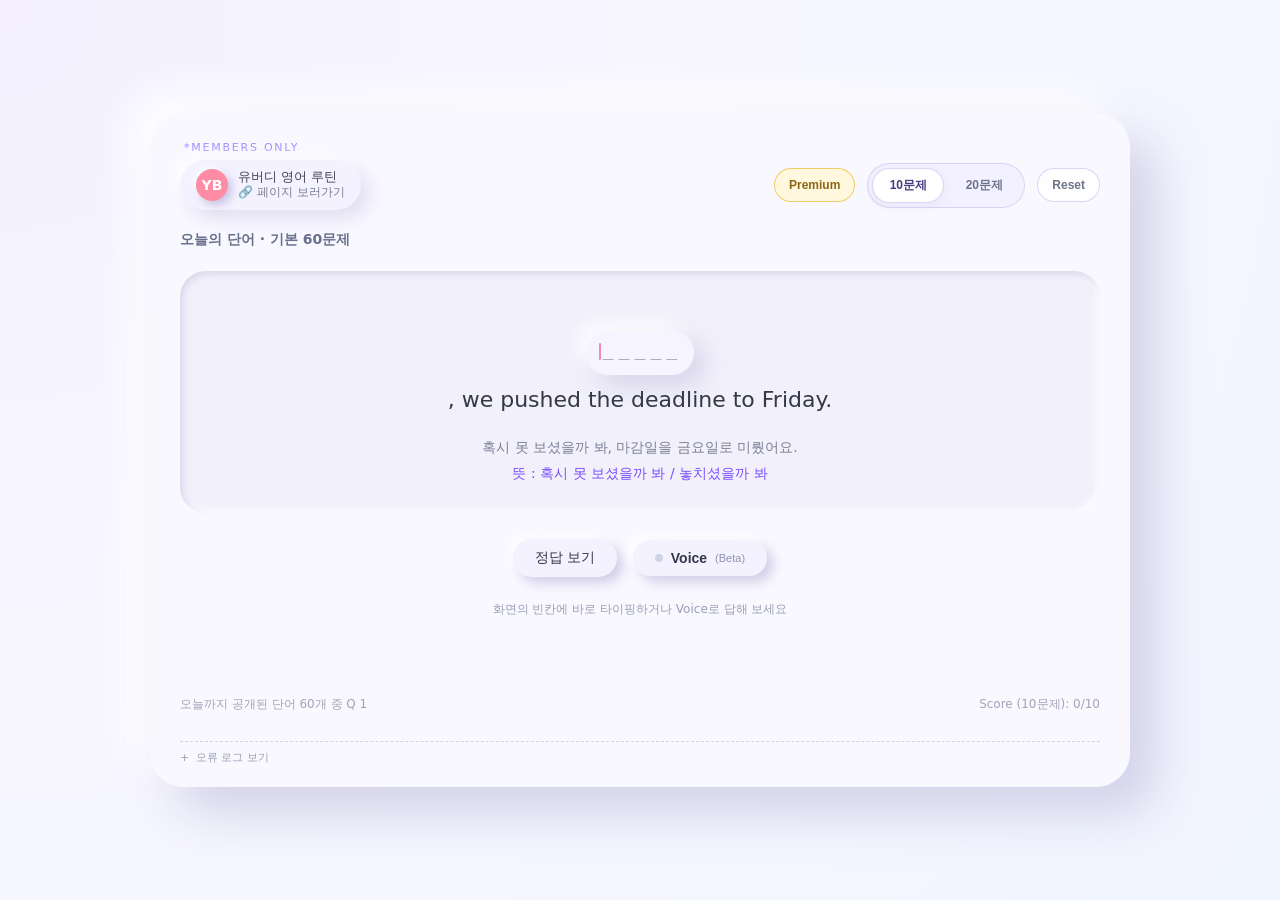
<file: index.html>
<!DOCTYPE html>
<html lang="ko">
<head>
  <meta charset="UTF-8" />
  <title>You Buddy 2026 단어 테스트</title>
  <meta name="viewport" content="width=device-width, initial-scale=1.0" />
  <link rel="stylesheet" href="style.css?v=20260322-1" />
</head>
<body>
  <div class="card" id="card">

    <div class="top-row">
      <div class="left-header">
        <div class="members-tag">*members only</div>

        <a
          href="https://www.notion.so/4-8ef19325b9ce4f8e80948560b8823d0c?t=32b1fc05de1e8072996f00a9ea08ef5e"
          target="_blank"
          class="badge-link"
        >
          <div class="badge">
            <div class="badge-avatar">YB</div>
            <div class="badge-text">
              <span>유버디 영어 루틴</span>
              <span>🔗 페이지 보러가기</span>
            </div>
          </div>
          </a>
      </div>

      <div class="right-actions">
        <button class="mode-pill premium-pill" id="premiumBtn" type="button">
          <div class="mode-dot"></div>
          <span>Premium</span>
        </button>
        <div class="batch-selector" id="batchSelector">
          <div class="batch-options" role="group" aria-label="문제 수 선택">
            <button class="mode-pill batch-option selected" id="batch10Btn" type="button">
              <div class="mode-dot"></div>
              <span>10문제</span>
            </button>
            <button class="mode-pill batch-option" id="batch20Btn" type="button">
              <div class="mode-dot"></div>
              <span>20문제</span>
            </button>
          </div>
        </div>
        <div class="availability-pill hidden" id="availabilityPill"></div>
        <button class="mode-pill" id="resetBtn" type="button">
          <div class="mode-dot"></div>
          <span>Reset</span>
        </button>
      </div>
    </div>

    <div class="release-summary hidden" id="releaseSummary"></div>

    <div class="sentence-card">
      <div class="sentence-line">
        
        <div class="line-part" id="sentencePrefix"></div>

        <div class="answer-pill-wrapper">
          <span class="answer-pill">
            <span class="answer-visual-inner" id="slotsContainer"></span>
          </span>
        </div>

        <div class="line-part" id="sentenceSuffix"></div>
      </div>

      <div class="meaning" id="meaning"></div>
    </div>

    <input
      type="text"
      id="mobileInput"
      class="mobile-input"
      autocomplete="off"
      autocorrect="off"
      autocapitalize="off"
      spellcheck="false"
    />


    <div class="bottom-row">
      <button class="btn" id="skipBtn">정답 보기</button>
      <button class="btn voice-btn" id="voiceBtn" type="button">
        <span class="voice-dot" aria-hidden="true"></span>
        <span class="voice-label">Voice</span>
        <span class="voice-beta">(Beta)</span>
      </button>
    </div>
    <p class="typing-hint">
      화면의 빈칸에 바로 타이핑하거나 Voice로 답해 보세요
    </p>

    <div class="status" id="status"></div>
    <div class="meta">
      <span id="progress"></span>
      <span id="score"></span>
    </div>
    <div class="status fallback-note hidden" id="fallbackNote">
      음성 인식이 어려우면 아래 입력칸을 눌러 키보드 음성 입력을 사용해 주세요.
    </div>
    <input
      type="text"
      id="fallbackInput"
      class="fallback-input hidden"
      placeholder="여기에 말하기로 입력해 보세요"
      autocomplete="off"
    />
    <details class="debug-panel">
      <summary>오류 로그 보기</summary>
      <div class="status debug-status" id="debugStatus"></div>
    </details>
    <div class="final-link-wrap" id="finalLinkWrap">
      <a class="final-link" href="https://yobuddywords2026-members.vercel.app/final.html" target="_blank" rel="noopener">Final Test 입장 (2/1 오픈)</a>
    </div>
  </div>

  <div id="resultModal" class="modal hidden">
    <div class="modal-content">

      <div id="modalMessage" class="modal-message"></div>

      <ul id="reviewList" class="review-list"></ul>

      <div class="modal-buttons">
        <button id="retryBtn" class="retry-btn">🔄 다시하기</button>

        <a 
          href="https://www.notion.so/4-8ef19325b9ce4f8e80948560b8823d0c?t=32b1fc05de1e8072996f00a9ea08ef5e"
          target="_blank"
          class="notion-btn"
        >
          📘 4기 단어장 보기
          </a>
      </div>

    </div>
  </div>

  <div id="premiumModal" class="modal hidden">
    <div class="modal-content premium-modal-content">
      <div class="premium-kicker">Premium</div>
      <div class="modal-message premium-modal-message">프리미엄 모드로 들어가면<br />유의어 문제까지 함께 풀 수 있어요.</div>
      <label class="premium-label" for="premiumCodeInput">입장 코드</label>
      <input id="premiumCodeInput" class="premium-input" type="password" inputmode="numeric" autocomplete="one-time-code" placeholder="입장 코드를 입력하세요" />
      <div id="premiumHint" class="premium-hint">코드를 입력하면 바로 프리미엄 모드가 켜집니다.</div>
      <div class="modal-buttons premium-modal-buttons">
        <button id="premiumSubmitBtn" class="retry-btn premium-submit-btn" type="button">프리미엄 시작</button>
        <button id="premiumCancelBtn" class="ghost-btn" type="button">닫기</button>
      </div>
    </div>
  </div>


  <script src="questions.js?v=20260322-2"></script>
  <script src="app.js?v=20260322-2"></script>
</body>
</html>
</file>
<file: style.css>
/* ---------- 기본 레이아웃 ---------- */

*,
*::before,
*::after {
  box-sizing: border-box;
}

body {
  min-height: 100vh;
  margin: 0;
  display: flex;
  align-items: center;
  justify-content: center;
  background: radial-gradient(circle at top left, #f4f0ff 0, #f7f6ff 40%, #f1f5ff 100%);
  font-family: -apple-system, BlinkMacSystemFont, "SF Pro Text", system-ui, sans-serif;
  color: #262a33;
}

/* 메인 카드 */

.card {
  width: min(980px, 96vw);
  padding: 28px 30px 22px;
  border-radius: 34px;
  background: #f9f8ff;
  box-shadow:
    26px 26px 48px rgba(171, 168, 204, 0.45),
    -20px -20px 40px rgba(255, 255, 255, 0.95);
  display: flex;
  flex-direction: column;
  gap: 18px;
}

/* ---------- 헤더 영역 ---------- */

.top-row {
  display: flex;
  justify-content: space-between;
  align-items: flex-start;
  gap: 16px;
}

.right-actions {
  display: inline-flex;
  align-items: center;
  gap: 12px;
  flex-wrap: wrap;
  margin-top: 22px;
}

.left-header {
  display: flex;
  flex-direction: column;
  gap: 6px;
}

/* *MEMBERS ONLY 라벨 */

.members-tag {
  font-size: 11px;
  letter-spacing: 0.16em;
  text-transform: uppercase;
  color: #a28bff;
  margin-left: 4px;
}

/* 배지 전체 링크화 */

.badge-link {
  text-decoration: none;
  color: inherit;
  display: inline-block;
}

/* 유버디 배지 */

.badge {
  display: inline-flex;
  align-items: center;
  gap: 10px;
  padding: 9px 16px;
  border-radius: 999px;
  background: #f4f2ff;
  box-shadow:
    8px 8px 18px rgba(182, 175, 220, 0.36),
    -5px -5px 12px rgba(255, 255, 255, 0.95);
}

.badge-avatar {
  width: 32px;
  height: 32px;
  border-radius: 999px;
  background: #ff8ca4;
  display: flex;
  align-items: center;
  justify-content: center;
  color: #fff;
  font-weight: 700;
  font-size: 14px;
  box-shadow:
    4px 4px 8px rgba(170, 163, 206, 0.6),
    -2px -2px 6px rgba(255, 255, 255, 0.95);
}

.badge-text {
  display: flex;
  flex-direction: column;
  line-height: 1.25;
}

.badge-text span:first-child {
  font-size: 13px;
  color: #3f4352;
}

.badge-text span:last-child {
  font-size: 12px;
  color: #7b7f94;
}

/* Reset pill 버튼 */

.mode-pill {
  padding: 9px 14px;
  border-radius: 999px;
  background: rgba(255, 255, 255, 0.86);
  display: inline-flex;
  align-items: center;
  justify-content: center;
  gap: 6px;
  font-size: 12px;
  font-weight: 600;
  color: #6d738c;
  border: 1px solid rgba(216, 211, 242, 0.95);
  cursor: pointer;
  transition:
    background-color 0.16s ease,
    border-color 0.16s ease,
    box-shadow 0.16s ease,
    color 0.16s ease,
    transform 0.16s ease;
}

.mode-pill span {
  user-select: none;
}

.mode-pill:hover {
  background: #fff;
  border-color: rgba(196, 189, 236, 0.95);
  box-shadow: 0 8px 18px rgba(171, 168, 204, 0.14);
}

.mode-pill:active {
  transform: translateY(1px);
  box-shadow: inset 0 2px 4px rgba(184, 178, 219, 0.22);
}

/* indicate selected state for batch-size pills */
.mode-pill.selected {
  background: #f0ebff;
  border-color: #cfc3ff;
  color: #5444a7;
  box-shadow: none;
}

.batch-selector {
  display: inline-flex;
  align-items: center;
  gap: 0;
}

.batch-options {
  display: inline-flex;
  align-items: center;
  gap: 4px;
  padding: 4px;
  border-radius: 999px;
  background: rgba(242, 239, 255, 0.92);
  border: 1px solid rgba(216, 211, 242, 0.95);
}

.batch-option {
  min-width: 72px;
  padding: 8px 12px;
  border-color: transparent;
  background: transparent;
  box-shadow: none;
}

.batch-option:hover {
  background: rgba(255, 255, 255, 0.72);
}

.batch-option.selected {
  background: #fff;
  color: #453b82;
  border-color: rgba(216, 211, 242, 0.95);
  box-shadow: 0 4px 12px rgba(171, 168, 204, 0.12);
}

.batch-option span {
  display: block;
  width: 100%;
  text-align: center;
}

.mode-dot {
  display: none;
}

.beta-link {
  padding: 7px 14px;
  border-radius: 999px;
  background: #ffffff;
  border: 1px solid #d8d3f2;
  color: #5c5f73;
  font-size: 11px;
  text-decoration: none;
  box-shadow:
    inset 1px 1px 3px rgba(196, 191, 225, 0.4),
    inset -1px -1px 3px rgba(255, 255, 255, 0.95);
}

.beta-link:hover {
  background: #f7f5ff;
}

.premium-pill {
  background: rgba(255, 247, 219, 0.9);
  border-color: rgba(240, 201, 88, 0.9);
  color: #8a6612;
}

.premium-pill.active {
  background: linear-gradient(135deg, #ffe390 0%, #ffc95c 100%);
  border-color: #efba48;
  color: #5a4006;
}

.availability-pill,
.release-summary {
  color: #68708c;
}

.availability-pill {
  padding: 9px 14px;
  font-size: 12px;
  white-space: nowrap;
}

.release-summary {
  align-self: flex-start;
  padding: 0;
  margin-top: 2px;
  font-size: 14px;
  line-height: 1.4;
  font-weight: 600;
  background: transparent;
  border: 0;
}

/* ---------- 문장 카드 영역 ---------- */

.sentence-card {
  margin-top: 4px;
  padding: 36px 32px 30px;
  border-radius: 26px;
  background: #f1f0fb;
  box-shadow:
    inset 3px 3px 6px rgba(201, 197, 224, 0.55),
    inset -3px -3px 6px rgba(255, 255, 255, 0.95);
}


/* 🔑 문장 라인 컨테이너 (줄 바꿈 전체 관리) */
.sentence-line {
  text-align: center;
  font-size: 22px;
  color: #343847;
  margin-bottom: 26px;
  word-wrap: break-word;
  white-space: normal;
}

.sentence-line .line-part + .answer-pill-wrapper {
  margin-top: 6px;
}

.sentence-line .answer-pill-wrapper + .line-part {
  margin-top: 8px;
}

.line-part {
  display: block; /* 줄 바꿈을 위해 블록 요소로 강제 */
  padding: 0;
  margin: 0;
  white-space: normal;
  word-break: break-word;
}

/* 🔑 답 칸 캡슐을 감싸는 wrapper (중앙 정렬용) */
.answer-pill-wrapper {
  display: block; /* 줄 바꿈을 위해 블록 요소로 강제 */
  text-align: center;
  margin: 0;
  padding: 0;
}


/* 답 칸 캡슐 스타일 (PC/Mobile 공통으로 중앙 정렬되도록 위치 조정) */
.answer-pill {
  display: inline-flex;
  margin-top: 18px;
  margin-bottom: 4px;
  background: #f6f5ff;
  padding: 12px 16px;
  border-radius: 24px;
  box-shadow:
    10px 10px 24px rgba(151, 146, 191, 0.3),
    -8px -8px 20px rgba(255, 255, 255, 0.98);
  max-width: 100%;          /* 🔥 카드 폭 넘지 않기 */
  box-sizing: border-box;
}


.answer-visual-inner {
  display: flex;
  flex-wrap: wrap;             /* 🔥 길면 안에서 줄 바꿈 */
  justify-content: center;     /* 가운데 정렬 */
  gap: 4px;                    /* 슬롯 사이 간격 조금 줄이기 */
}


.char-slot {
  position: relative;
  display: inline-flex;
  justify-content: center;
  align-items: center;
  width: 1..05ch;
  min-width: 1.1ch;
  font-family: "SF Mono", ui-monospace, Menlo, Monaco, Consolas, "Liberation Mono", "Courier New", monospace;
  font-size: 18px;
  color: #a0a5b8;
}


.char-slot.space-slot {
  width: 0.5ch;
  min-width: 0.15ch;
  margin: 0 0.05ch;
}


@keyframes blink {
  0%, 50% { opacity: 1; }
  50.01%, 100% { opacity: 0; }
}

/* 한국어 뜻 */

.meaning {
  margin-top: 24px;
  text-align: center;
  font-size: 14px;
  color: #7d8197;
}

/* 아래 안내문 (정답보기와 같은 단계) */

.typing-hint {
  margin-top: 6px;
  text-align: center;
  font-size: 12px;
  color: #9a9fb5;
}

/* ---------- 버튼 영역 ---------- */

.bottom-row {
  margin-top: 8px;
  display: flex;
  justify-content: center;
  align-items: center;
  gap: 16px;
}

/* 버튼 공통 */

.btn {
  padding: 10px 22px;
  border-radius: 999px;
  border: none;
  background: #f4f2ff;
  box-shadow:
    6px 6px 12px rgba(182, 178, 214, 0.6),
    -4px -4px 10px rgba(255, 255, 255, 0.98);
  font-size: 14px;
  color: #33374b;
  cursor: pointer;
  white-space: nowrap;
  transition: transform 0.15s ease, box-shadow 0.15s ease, background 0.15s ease;
}

.btn:hover {
  background: #f7f5ff;
}

.btn:active {
  transform: translateY(1px);
  box-shadow:
    inset 4px 4px 8px rgba(190, 186, 220, 0.9),
    inset -3px -3px 6px rgba(255, 255, 255, 0.98);
}


/* ---------- 상태 표시 & 하단 메타 ---------- */

.status {
  min-height: 22px;
  font-size: 13px;
  margin-top: 4px;
  color: #777b8d;
}

.status.correct {
  color: #2f7a43;
  font-weight: 700;
}

.status.wrong {
  color: #d26b7b;
}

.meta {
  display: flex;
  justify-content: space-between;
  font-size: 12px;
  color: #a0a4b8;
  margin-top: 4px;
}

.final-link-wrap {
  margin-top: 14px;
  display: flex;
  justify-content: center;
}

.final-link {
  padding: 10px 18px;
  border-radius: 999px;
  text-decoration: none;
  font-size: 13px;
  background: #ffffff;
  border: 1px solid #d8d3f2;
  color: #5c5f73;
  box-shadow:
    inset 1px 1px 3px rgba(196, 191, 225, 0.4),
    inset -1px -1px 3px rgba(255, 255, 255, 0.95);
}

.final-link:hover {
  background: #f7f5ff;
}

.hidden {
  display: none !important;
}

/* Temporarily hide Final Test UI */
.final-link-wrap {
  display: none !important;
}

.voice-btn {
  display: inline-flex;
  align-items: center;
  justify-content: center;
  gap: 8px;
}

.voice-btn:disabled {
  cursor: not-allowed;
  opacity: 0.55;
}

.voice-dot {
  width: 8px;
  height: 8px;
  border-radius: 999px;
  background: #cfd3e6;
}

.voice-label {
  font-weight: 700;
}

.voice-beta {
  font-size: 11px;
  color: #8e95af;
}

.voice-btn.listening {
  background: #fff0f4;
  border-color: #f7b1c2;
  color: #bb4563;
}

.voice-btn.listening .voice-dot {
  background: #ff6f8a;
  box-shadow: 0 0 0 4px rgba(255, 111, 138, 0.18);
}

.debug-panel {
  margin-top: 10px;
  border-top: 1px dashed rgba(196, 191, 225, 0.7);
  padding-top: 8px;
}

.debug-panel summary {
  cursor: pointer;
  list-style: none;
  font-size: 11px;
  color: #9aa0b5;
  user-select: none;
}

.debug-panel summary::-webkit-details-marker {
  display: none;
}

.debug-panel summary::before {
  content: "+";
  display: inline-block;
  width: 12px;
  margin-right: 4px;
}

.debug-panel[open] summary::before {
  content: "-";
}

.debug-status {
  min-height: 18px;
  margin-top: 8px;
  font-size: 11px;
  color: #9aa0b5;
  word-break: break-word;
  white-space: pre-wrap;
  opacity: 0.92;
}

.fallback-note {
  display: none;
  margin-top: 12px;
  font-size: 12px;
  color: #7a7f95;
  text-align: center;
}

.fallback-note.visible {
  display: block;
}

.fallback-input {
  display: none;
  width: 100%;
  margin-top: 8px;
  padding: 10px 12px;
  border-radius: 12px;
  border: 1px solid #dcd6f4;
  font-size: 14px;
  font-family: inherit;
  background: rgba(255, 255, 255, 0.9);
}

.fallback-input.visible {
  display: block;
}

/* ---------- 애니메이션 ---------- */

.card.shake {
  animation: shake 0.25s;
}

@keyframes shake {
  0%   { transform: translateX(0); }
  25%  { transform: translateX(-4px); }
  50%  { transform: translateX(4px); }
  75%  { transform: translateX(-2px); }
  100% { transform: translateX(0); }
}

.card.flash {
  animation: flash 0.35s;
}

.card.correct-state {
  background: linear-gradient(180deg, #f7fff8 0%, #f2fbf3 100%);
  box-shadow:
    0 0 0 2px rgba(122, 196, 118, 0.24),
    26px 26px 48px rgba(171, 168, 204, 0.35),
    -20px -20px 40px rgba(255, 255, 255, 0.95);
}

.card.correct-state .sentence-card {
  background: linear-gradient(180deg, #f4fff5 0%, #edf9ee 100%);
  box-shadow:
    inset 0 0 0 1px rgba(130, 202, 124, 0.24),
    inset 3px 3px 6px rgba(175, 207, 177, 0.3),
    inset -3px -3px 6px rgba(255, 255, 255, 0.95);
}

.card.correct-state .answer-pill {
  background: #ffffff;
  box-shadow:
    0 0 0 2px rgba(122, 196, 118, 0.2),
    10px 10px 24px rgba(151, 146, 191, 0.2),
    -8px -8px 20px rgba(255, 255, 255, 0.98);
}

@keyframes flash {
  0%   { box-shadow: 0 0 0 rgba(168, 220, 155, 0); }
  40%  { box-shadow: 0 0 0 12px rgba(168, 220, 155, 0.35); }
  100% { box-shadow:
    26px 26px 48px rgba(171, 168, 204, 0.45),
    -20px -20px 40px rgba(255, 255, 255, 0.95); }
}

/* 커서 */

.caret-slot {
  position: relative;
}

/* 슬롯의 맨 왼쪽에 딱 붙도록 */
.caret-slot::after {
  content: "";
  position: absolute;
  left: -3px;
  top: 1%;
  bottom: 18%;
  width: 2px;
  background: #f58bb2;
  border-radius: 999px;
  animation: blink 1s step-start infinite;
}

.inline-suffix {
  display: inline-block !important;
  margin-left: 12px;         /* 답칸과 약간만 띄우기 */
  font-size: 22px;
  vertical-align: middle;
}


/* ---------- 반응형 ---------- */

@media (max-width: 720px) {
  body {
    display: block;
    min-height: 100dvh;
    padding: max(12px, env(safe-area-inset-top)) 0 calc(28px + env(safe-area-inset-bottom));
    overflow-y: auto;
  }

  .top-row {
    display: contents;
  }

  .left-header {
    order: 1;
    gap: 8px;
  }

  .right-actions {
    order: 6;
    width: 100%;
    justify-content: flex-start;
    flex-wrap: wrap;
    gap: 10px;
    margin-top: 0;
    overflow: visible;
    padding-bottom: 0;
  }

  .mode-pill,
  .beta-link {
    font-size: 11px;
    padding: 8px 12px;
    white-space: nowrap;
  }

  .batch-options {
    gap: 4px;
  }

  .batch-option {
    min-width: auto;
    padding: 8px 12px;
  }

  .release-summary {
    width: 100%;
    text-align: left;
    font-size: 13px;
    color: #7b8097;
    order: 7;
  }

  .card {
    width: min(100%, calc(100vw - 20px));
    margin: 0 auto;
    padding: 22px 18px 18px;
    border-radius: 26px;
  }

  .sentence-card {
    margin-top: 0;
    padding: 26px 18px 22px;
    order: 2;
  }

  .sentence-line {
    font-size: 18px;
    margin-bottom: 20px;
  }

  .line-part {
    line-height: 1.45;
  }

  .answer-pill {
    margin-top: 14px;
    padding: 10px 14px;
  }

  .meaning {
    margin-top: 18px;
    font-size: 13px;
  }

  .translation-line,
  .meaning-line {
    font-size: 13px;
    line-height: 1.5;
  }

  .char-slot {
    font-size: 16px;      /* 글자 조금 작게 */
    width: 0.95ch;        /* 폭도 살짝 줄이기 */
    min-width: 0.95ch;
  }


  .answer-visual-inner {
    display: inline-flex;
    gap: 6px;
  }

  .bottom-row {
    margin-top: 10px;
    order: 3;
    gap: 12px;
  }

  .btn {
    width: 100%;
    text-align: center;
  }

  .typing-hint {
    order: 4;
  }

  .status {
    order: 5;
  }

  .meta {
    order: 8;
  }

  .availability-pill {
    width: 100%;
    text-align: center;
  }

}

/* 정답 텍스트를 슬롯과 동일한 폰트로 보여주기 */
.status-answer {
  font-family: "SF Mono", ui-monospace, Menlo, Monaco, Consolas, "Liberation Mono", "Courier New", monospace;
}

.translation-line {
  margin-bottom: 6px;      /* 뜻이랑 약간 띄우기 */
  font-size: 14px;
  line-height: 1.4;
}

.question-category {
  display: inline-flex;
  margin-bottom: 10px;
  padding: 4px 10px;
  border-radius: 999px;
  background: #fff0bf;
  color: #7a5b00;
  font-size: 11px;
  font-weight: 700;
}

.meaning-line {
  margin-top: 4px;
  font-size: 14px;
  line-height: 1.4;
  color: #7a4fff;          /* 보라색 */
  font-weight: 500;
}

.modal {
  position: fixed;
  inset: 0;
  background: rgba(0,0,0,0.4);
  display: flex;
  justify-content: center;
  align-items: center;
  z-index: 5000;
}

.modal.hidden {
  display: none;
}

.modal-content {
  background: #ffffff;
  width: 90%;
  max-width: 360px;
  padding: 28px 22px;
  border-radius: 16px;
  box-shadow: 0 8px 20px rgba(0,0,0,0.15);
  text-align: center;
}

.modal-message {
  font-size: 17px;
  line-height: 1.5;
  white-space: pre-line;
  margin-bottom: 16px;
  font-weight: 600;
}

.review-list {
  text-align: left;
  margin: 0 auto 20px auto;
  padding-left: 10px;
  max-width: 260px;
  font-size: 15px;
  color: #333;
}

.review-list li {
  margin-bottom: 6px;
}

.retry-btn {
  background: #7a4fff;
  color: #fff;
  padding: 10px 18px;
  border-radius: 12px;
  font-size: 15px;
  border: none;
  cursor: pointer;
}

.modal-buttons {
  margin-top: 18px;
  display: flex;
  flex-direction: column;
  gap: 10px;
}

.retry-btn,
.notion-btn {
  padding: 12px 16px;
  font-size: 15px;
  border-radius: 10px;
  cursor: pointer;
  text-align: center;
  width: 100%;
  font-weight: 600;
  transition: 0.2s;
}

/* 다시하기 버튼 */
.retry-btn {
  background: #6a4dff;
  color: white;
  border: none;
}
.retry-btn:hover {
  background: #593ee6;
}

/* 유버디 단어장 링크 버튼 */
.notion-btn {
  background: white;
  color: #6a4dff;
  border: 2px solid #6a4dff;
  text-decoration: none;
}
.notion-btn:hover {
  background: #f2eeff;
}

.review-title {
  font-weight: 700;
  margin-bottom: 4px;
  font-size: 15px;
}

.ghost-btn {
  background: #f4f2ff;
  color: #646b82;
  border: none;
  padding: 12px 16px;
  border-radius: 10px;
  font-size: 15px;
  font-weight: 600;
  cursor: pointer;
}

.premium-modal-content {
  max-width: 400px;
  text-align: left;
  padding: 32px 28px 26px;
}

.premium-kicker {
  display: inline-flex;
  padding: 7px 12px;
  border-radius: 999px;
  background: #fff2c8;
  color: #7a5b00;
  font-size: 12px;
  font-weight: 700;
  letter-spacing: 0.08em;
  text-transform: uppercase;
}

.premium-modal-message {
  margin-top: 14px;
  margin-bottom: 20px;
  color: #30364a;
  font-size: 18px;
  line-height: 1.45;
}

.premium-label {
  display: block;
  margin-bottom: 8px;
  font-size: 13px;
  color: #666e86;
  font-weight: 600;
}

.premium-input {
  width: 100%;
  padding: 14px 16px;
  border-radius: 14px;
  border: 1px solid #ddd4fb;
  background: #faf8ff;
  font-size: 22px;
  letter-spacing: 0.08em;
  text-align: center;
  color: #31364a;
  outline: none;
  caret-color: #7b5df0;
}

.premium-input:focus {
  border-color: #c9b7ff;
  box-shadow: 0 0 0 4px rgba(169, 139, 250, 0.12);
}

.premium-input::placeholder {
  color: #b2abc8;
  letter-spacing: 0;
  font-size: 18px;
}

.premium-hint {
  min-height: 20px;
  margin-top: 10px;
  font-size: 14px;
  color: #7d849a;
}

.premium-hint.error {
  color: #c54d62;
}

.premium-modal-buttons {
  margin-top: 12px;
}

.premium-submit-btn {
  background: linear-gradient(135deg, #ffcf57 0%, #f0b533 100%);
  color: #4e3903;
}

.premium-submit-btn:hover {
  background: linear-gradient(135deg, #ffd872 0%, #f3bf48 100%);
}

.mobile-input {
  position: fixed;
  top: 0;
  left: 0;
  opacity: 0;
  pointer-events: none;
  width: 1px;
  height: 1px;
  /* iOS에서 완전 0px이면 무시되는 경우가 있어서 1px 유지 */
}
</file>
